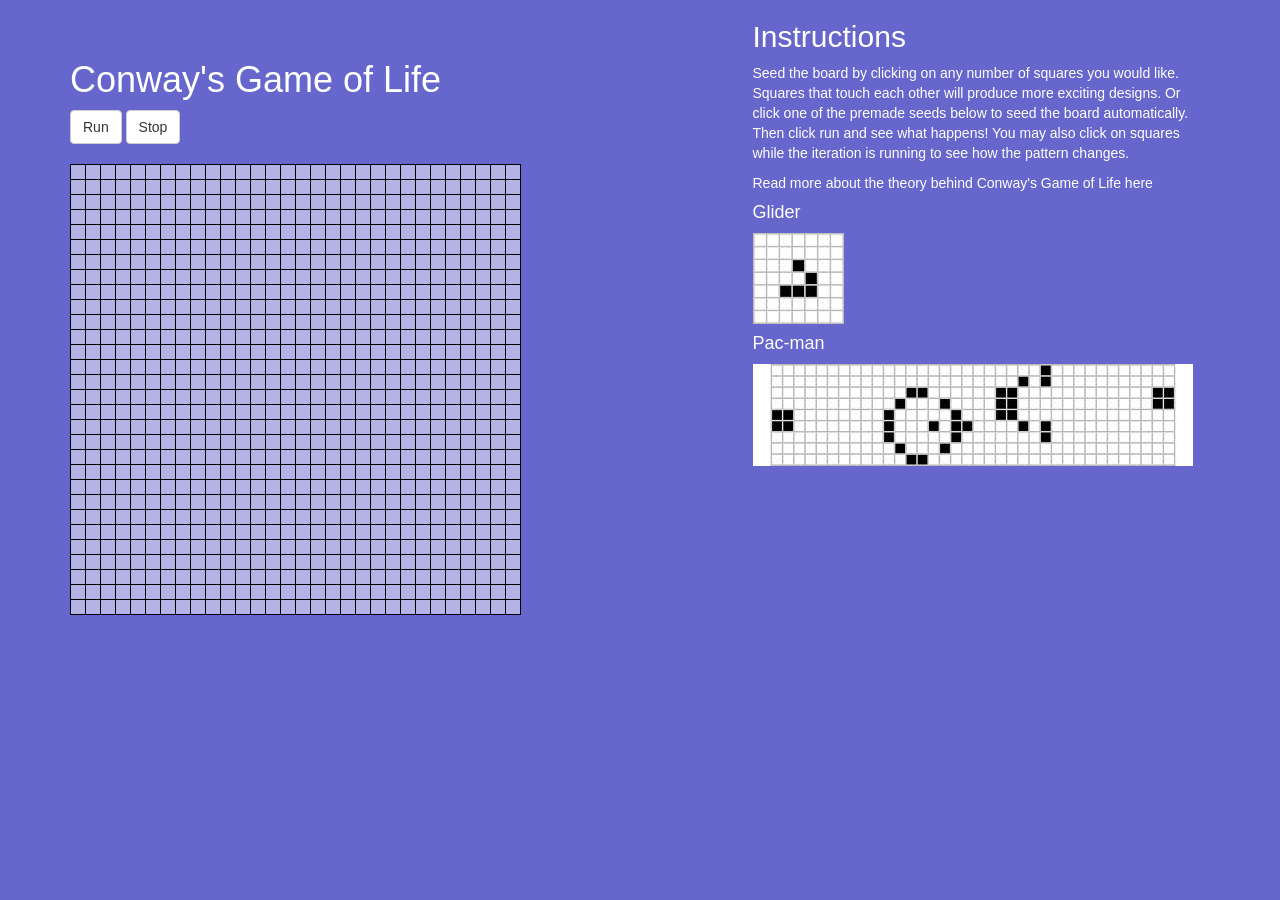
<file: index.html>
<!DOCTYPE html>
<html>
  <head>
    <link href="css/bootstrap.css" rel="stylesheet" type="text/css">
    <link href="css/styles.css" rel="stylesheet" type="text/css">
    <script src="js/jquery-1.11.0.js"></script>
    <script src="js/scripts.js"></script>
    <title>Conway's Game of Life</title>
  </head>
  <body>
    <div class = 'container'>
      <div class = 'row'>
        <div class = 'col-md-7'>
          <br>
          <br>
          <h1>Conway's Game of Life</h1>
          <button id = "run-button" class = "btn btn-default">Run</button>
          <button id= 'stop-button' class = "btn btn-default">Stop</button>
          <br>
          <br>
          <table id = "world-table"></table>
        </div>
        <div class = 'col-md-5'>
          <h2>Instructions</h2>
          <p>Seed the board by clicking on any number of squares you would like. Squares that touch each other will produce more exciting designs. Or click one of the premade seeds below to seed the board automatically. Then click run and see what happens! You may also click on squares while the iteration is running to see how the pattern changes.</p>
          <p>Read more about the theory behind Conway's Game of Life <a href="http://http://en.wikipedia.org/wiki/Conway's_Game_of_Life">here</a></p>
          <h4>Glider</h4>
          <img id='glider' src = 'images/glider.jpeg'>
          <h4>Pac-man</h4>
          <img id="gun" src = 'images/gun.jpeg'>
        </div>
      </div>
    </div>
  </body>
  </html>
</file>
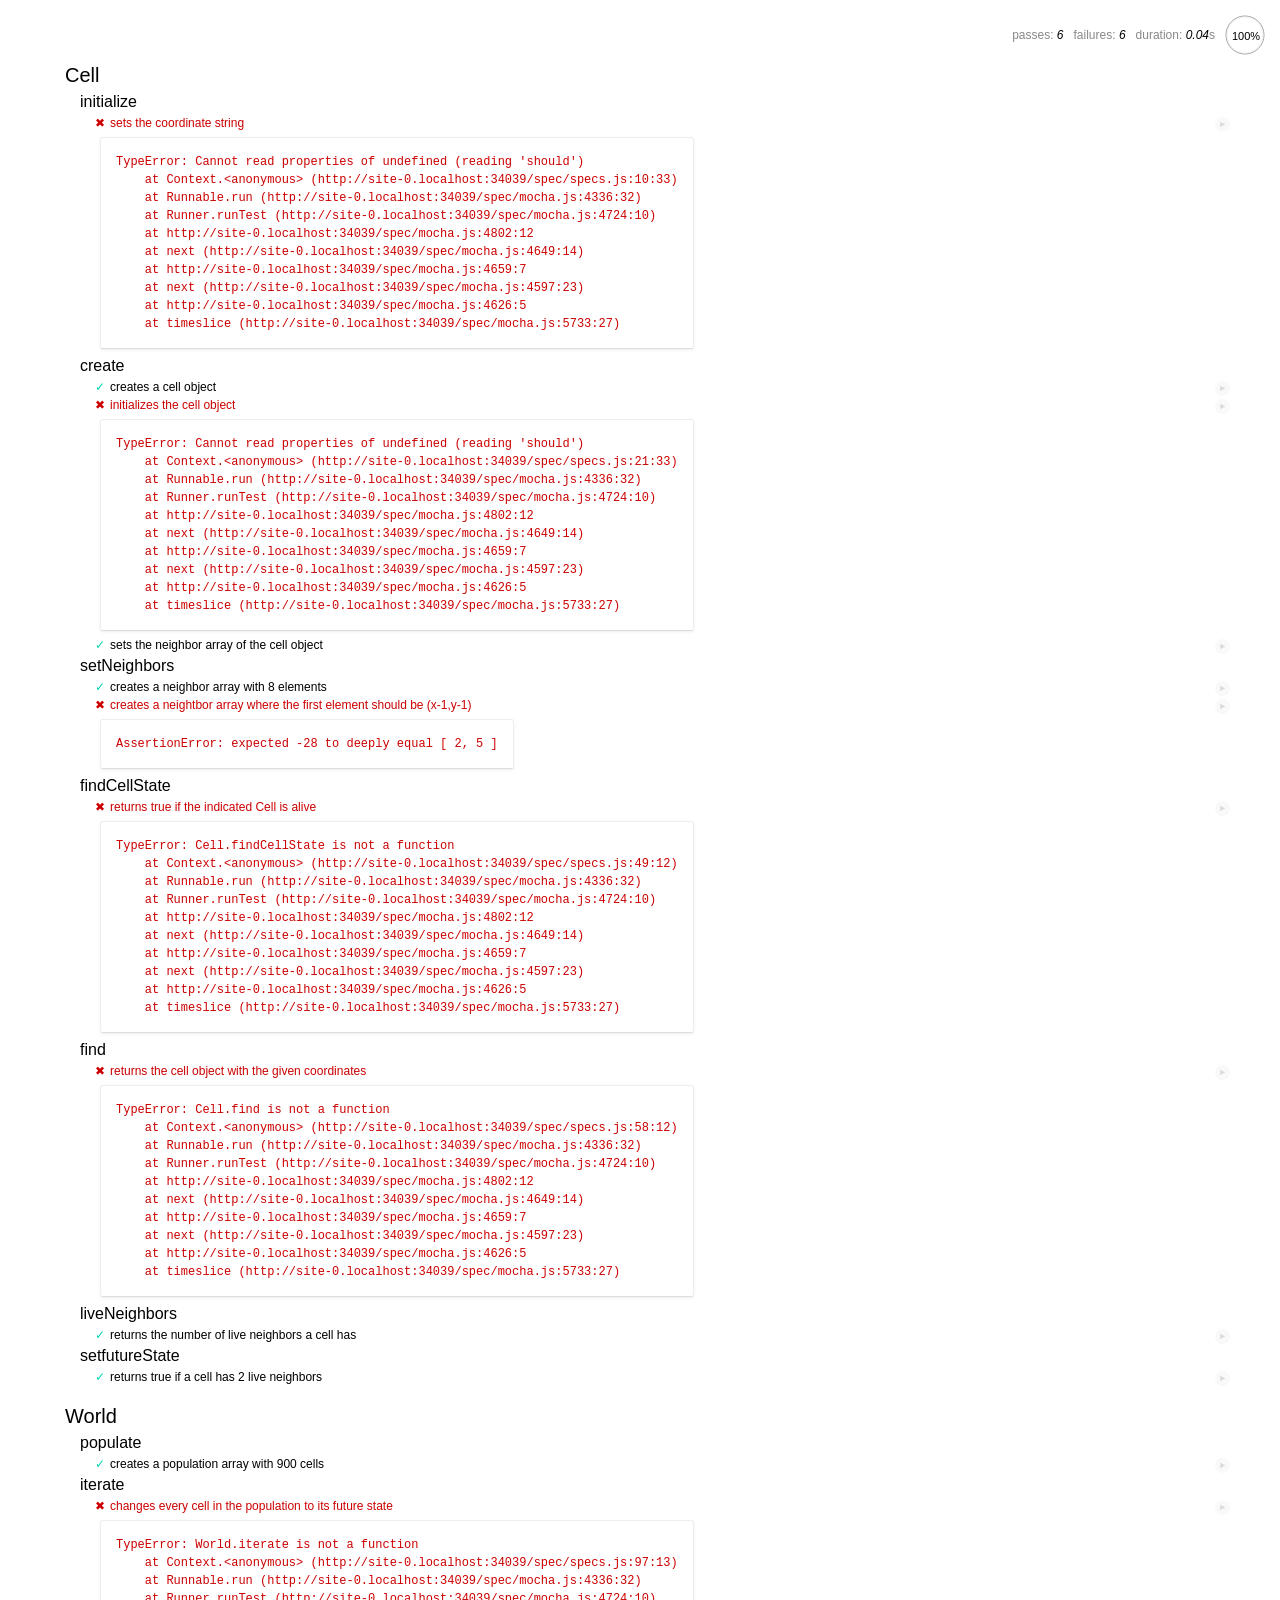
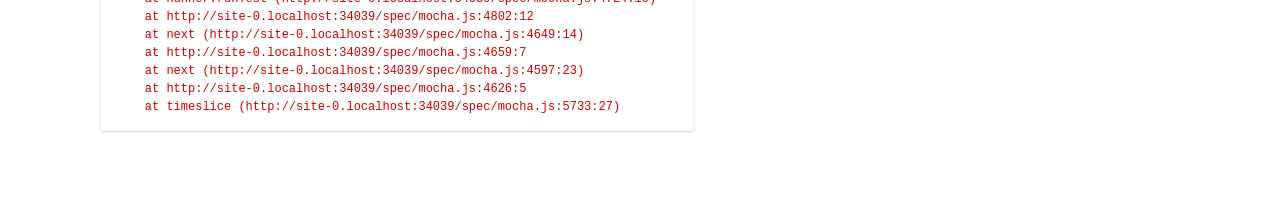
<file: spec/spec-test.html>
<html>
<head>
  <meta charset="utf-8">
  <title>Mocha Tests</title>
  <link rel="stylesheet" href="mocha.css" />
</head>
<body>
  <div id="mocha"></div>
  <script src="../js/jquery-1.11.0.js"></script>
  <script src="../js/scripts.js"></script>
  <script src="mocha.js"></script>
  <script src="chai.js"></script>
  <script>mocha.setup('bdd')</script>
  <script src="specs.js"></script>
  <script>
  should = chai.should();
    mocha.checkLeaks();
    mocha.globals(['jQuery']);
    mocha.run();
  </script>
</body>
</html>
</file>
<file: css/styles.css>
body {
  background-color:   #6666CC;
  color: white;
}

table {
  border: 1px solid black;
  text-align: center;
}

td {
  height: 15px;
  width: 15px;
  border: 1px solid black;
  opacity: .5;
}

.black {
  background-color: black;
}

.white {
  background-color: white;
}

.purple {
  background-color:   #5C0099;
}


img#glider {
  vertical-align: center;
  margin: auto;
}
img#gun {
  margin: auto;
  vertical-align: center;
}

img:hover {
  cursor: pointer;
}

a {
  color: white;
}

a:hover {
  color: white;
}
</file>
<file: spec/mocha.css>
@charset "utf-8";

body {
  margin:0;
}

#mocha {
  font: 20px/1.5 "Helvetica Neue", Helvetica, Arial, sans-serif;
  margin: 60px 50px;
}

#mocha ul,
#mocha li {
  margin: 0;
  padding: 0;
}

#mocha ul {
  list-style: none;
}

#mocha h1,
#mocha h2 {
  margin: 0;
}

#mocha h1 {
  margin-top: 15px;
  font-size: 1em;
  font-weight: 200;
}

#mocha h1 a {
  text-decoration: none;
  color: inherit;
}

#mocha h1 a:hover {
  text-decoration: underline;
}

#mocha .suite .suite h1 {
  margin-top: 0;
  font-size: .8em;
}

#mocha .hidden {
  display: none;
}

#mocha h2 {
  font-size: 12px;
  font-weight: normal;
  cursor: pointer;
}

#mocha .suite {
  margin-left: 15px;
}

#mocha .test {
  margin-left: 15px;
  overflow: hidden;
}

#mocha .test.pending:hover h2::after {
  content: '(pending)';
  font-family: arial, sans-serif;
}

#mocha .test.pass.medium .duration {
  background: #c09853;
}

#mocha .test.pass.slow .duration {
  background: #b94a48;
}

#mocha .test.pass::before {
  content: '✓';
  font-size: 12px;
  display: block;
  float: left;
  margin-right: 5px;
  color: #00d6b2;
}

#mocha .test.pass .duration {
  font-size: 9px;
  margin-left: 5px;
  padding: 2px 5px;
  color: #fff;
  -webkit-box-shadow: inset 0 1px 1px rgba(0,0,0,.2);
  -moz-box-shadow: inset 0 1px 1px rgba(0,0,0,.2);
  box-shadow: inset 0 1px 1px rgba(0,0,0,.2);
  -webkit-border-radius: 5px;
  -moz-border-radius: 5px;
  -ms-border-radius: 5px;
  -o-border-radius: 5px;
  border-radius: 5px;
}

#mocha .test.pass.fast .duration {
  display: none;
}

#mocha .test.pending {
  color: #0b97c4;
}

#mocha .test.pending::before {
  content: '◦';
  color: #0b97c4;
}

#mocha .test.fail {
  color: #c00;
}

#mocha .test.fail pre {
  color: black;
}

#mocha .test.fail::before {
  content: '✖';
  font-size: 12px;
  display: block;
  float: left;
  margin-right: 5px;
  color: #c00;
}

#mocha .test pre.error {
  color: #c00;
  max-height: 300px;
  overflow: auto;
}

/**
 * (1): approximate for browsers not supporting calc
 * (2): 42 = 2*15 + 2*10 + 2*1 (padding + margin + border)
 *      ^^ seriously
 */
#mocha .test pre {
  display: block;
  float: left;
  clear: left;
  font: 12px/1.5 monaco, monospace;
  margin: 5px;
  padding: 15px;
  border: 1px solid #eee;
  max-width: 85%; /*(1)*/
  max-width: calc(100% - 42px); /*(2)*/
  word-wrap: break-word;
  border-bottom-color: #ddd;
  -webkit-border-radius: 3px;
  -webkit-box-shadow: 0 1px 3px #eee;
  -moz-border-radius: 3px;
  -moz-box-shadow: 0 1px 3px #eee;
  border-radius: 3px;
}

#mocha .test h2 {
  position: relative;
}

#mocha .test a.replay {
  position: absolute;
  top: 3px;
  right: 0;
  text-decoration: none;
  vertical-align: middle;
  display: block;
  width: 15px;
  height: 15px;
  line-height: 15px;
  text-align: center;
  background: #eee;
  font-size: 15px;
  -moz-border-radius: 15px;
  border-radius: 15px;
  -webkit-transition: opacity 200ms;
  -moz-transition: opacity 200ms;
  transition: opacity 200ms;
  opacity: 0.3;
  color: #888;
}

#mocha .test:hover a.replay {
  opacity: 1;
}

#mocha-report.pass .test.fail {
  display: none;
}

#mocha-report.fail .test.pass {
  display: none;
}

#mocha-report.pending .test.pass,
#mocha-report.pending .test.fail {
  display: none;
}
#mocha-report.pending .test.pass.pending {
  display: block;
}

#mocha-error {
  color: #c00;
  font-size: 1.5em;
  font-weight: 100;
  letter-spacing: 1px;
}

#mocha-stats {
  position: fixed;
  top: 15px;
  right: 10px;
  font-size: 12px;
  margin: 0;
  color: #888;
  z-index: 1;
}

#mocha-stats .progress {
  float: right;
  padding-top: 0;
}

#mocha-stats em {
  color: black;
}

#mocha-stats a {
  text-decoration: none;
  color: inherit;
}

#mocha-stats a:hover {
  border-bottom: 1px solid #eee;
}

#mocha-stats li {
  display: inline-block;
  margin: 0 5px;
  list-style: none;
  padding-top: 11px;
}

#mocha-stats canvas {
  width: 40px;
  height: 40px;
}

#mocha code .comment { color: #ddd; }
#mocha code .init { color: #2f6fad; }
#mocha code .string { color: #5890ad; }
#mocha code .keyword { color: #8a6343; }
#mocha code .number { color: #2f6fad; }

@media screen and (max-device-width: 480px) {
  #mocha {
    margin: 60px 0px;
  }

  #mocha #stats {
    position: absolute;
  }
}
</file>
